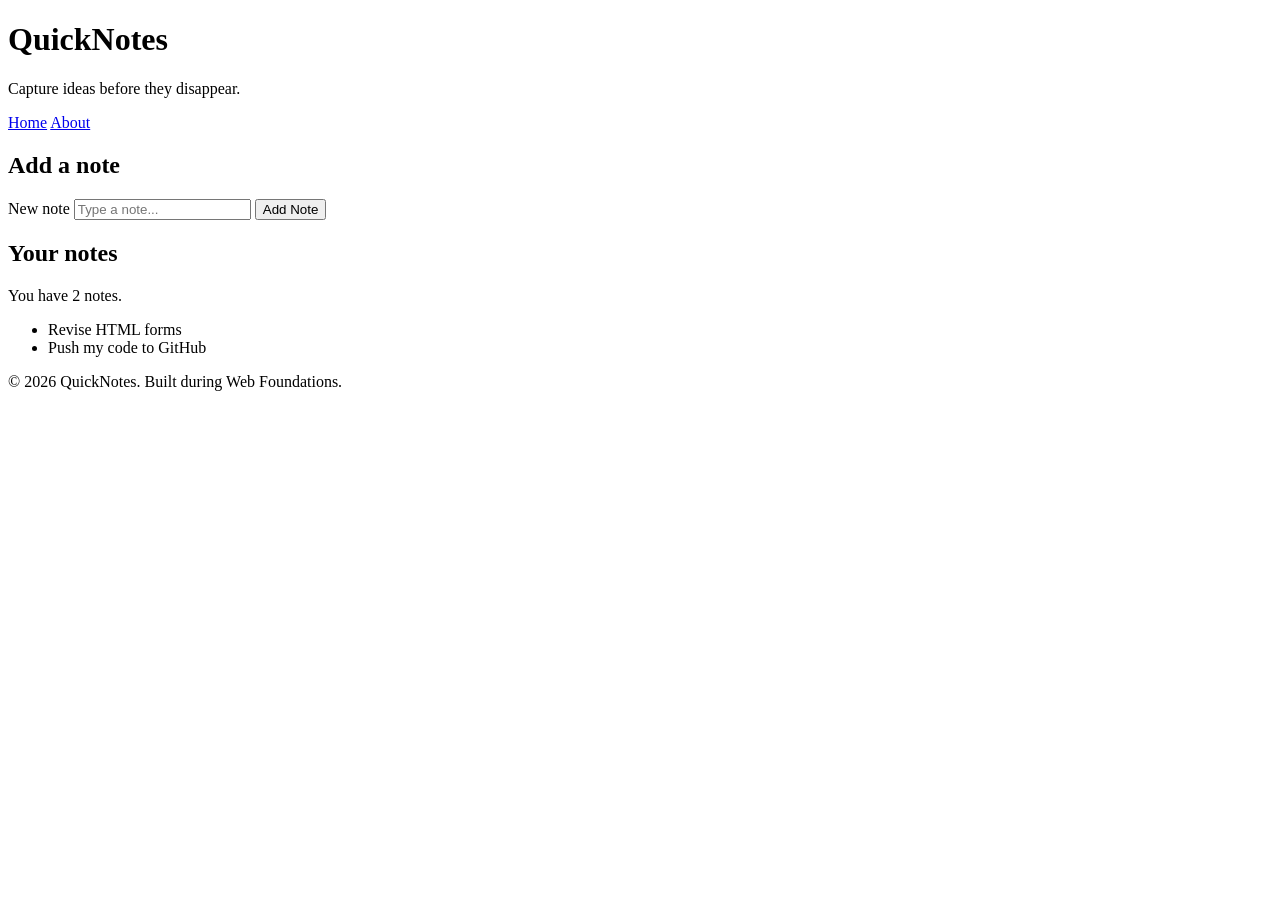
<file: day1/index.html>
<!DOCTYPE html>
<html lang="en">
  <head>
    <meta charset="UTF-8"/>
    <meta name="viewport" content="width=device-width, initial-scale=1.0"/>
    <title>QuickNotes</title>
  </head>
  <body>
    <header>
      <h1>QuickNotes</h1>
      <p>Capture ideas before they disappear.</p>
      <nav>
        <a href="index.html">Home</a>
        <a href="about.html">About</a>
      </nav>
    </header>
 
    <main>
      <section>
        <h2>Add a note</h2>
        <form id="note-form">
          <label for="note-input">New note</label>
          <input type="text" id="note-input" placeholder="Type a note..."/>
          <button type="submit">Add Note</button>
        </form>
      </section>
 
      <section>
        <h2>Your notes</h2>
        <p id="note-count">You have 2 notes.</p>
        <ul id="notes-list">
          <li>Revise HTML forms</li>
          <li>Push my code to GitHub</li>
        </ul>
      </section>
    </main>
 
    <footer>
      <p>&copy; 2026 QuickNotes. Built during Web Foundations.</p>
    </footer>
  </body>
</html>
</file>
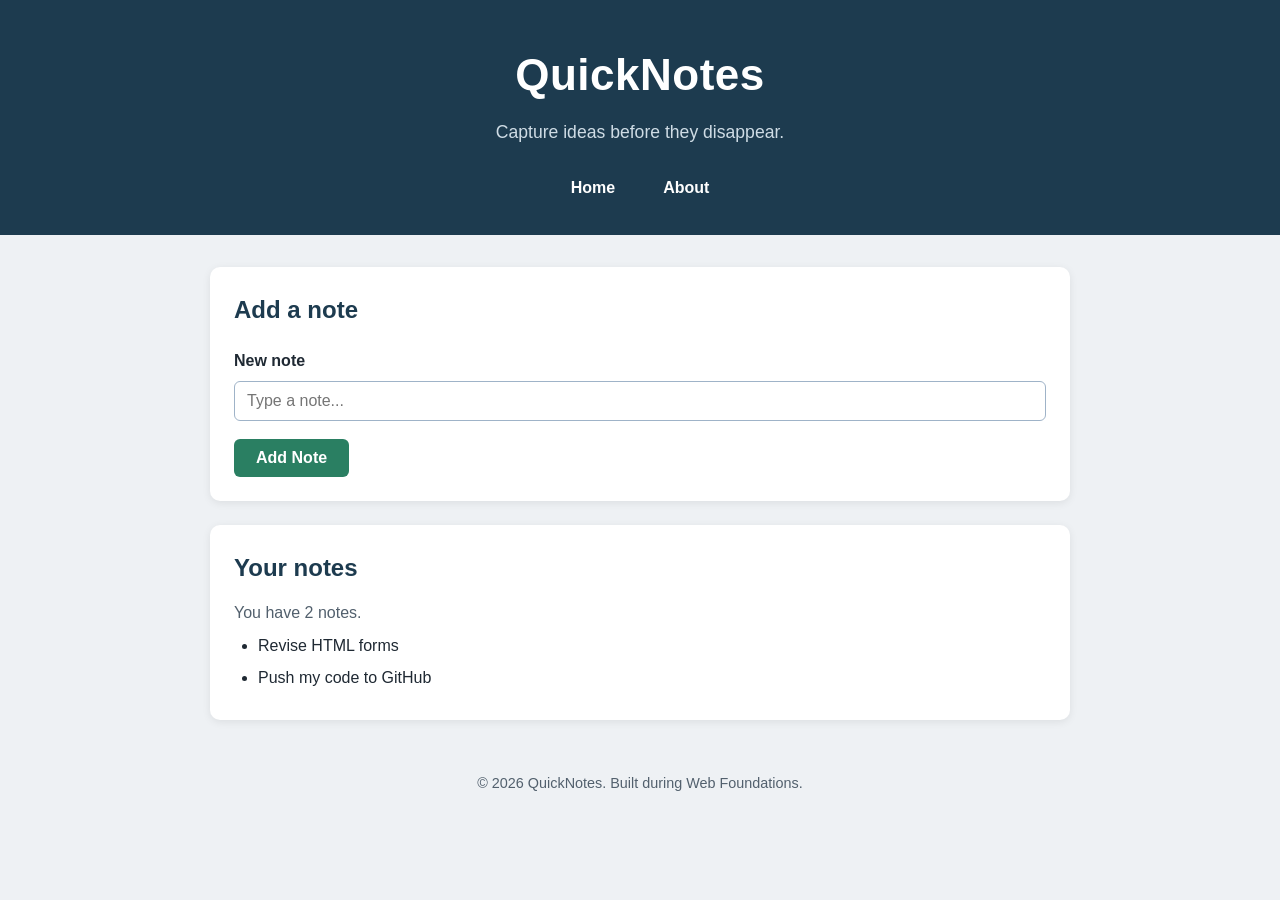
<file: day2/index.html>
<!DOCTYPE html>
<html lang="en">
  <head>
    <meta charset="UTF-8"/>
    <meta name="viewport" content="width=device-width, initial-scale=1.0"/>
    <link rel="stylesheet" href="style.css" />
    <title>QuickNotes</title>
  </head>
  <body>
    <header>
      <h1>QuickNotes</h1>
      <p>Capture ideas before they disappear.</p>
      <nav>
        <a href="index.html">Home</a>
        <a href="about.html">About</a>
      </nav>
    </header>
 
    <main>
      <section>
        <h2>Add a note</h2>
        <form id="note-form">
          <label for="note-input">New note</label>
          <input type="text" id="note-input" placeholder="Type a note..."/>
          <button type="submit">Add Note</button>
        </form>
      </section>
 
      <section>
        <h2>Your notes</h2>
        <p id="note-count">You have 2 notes.</p>
        <ul id="notes-list">
          <li class="note">Revise HTML forms</li>
          <li class="note">Push my code to GitHub</li>
        </ul>
      </section>
    </main>
 
    <footer>
      <p>&copy; 2026 QuickNotes. Built during Web Foundations.</p>
    </footer>
  </body>
</html>
</file>
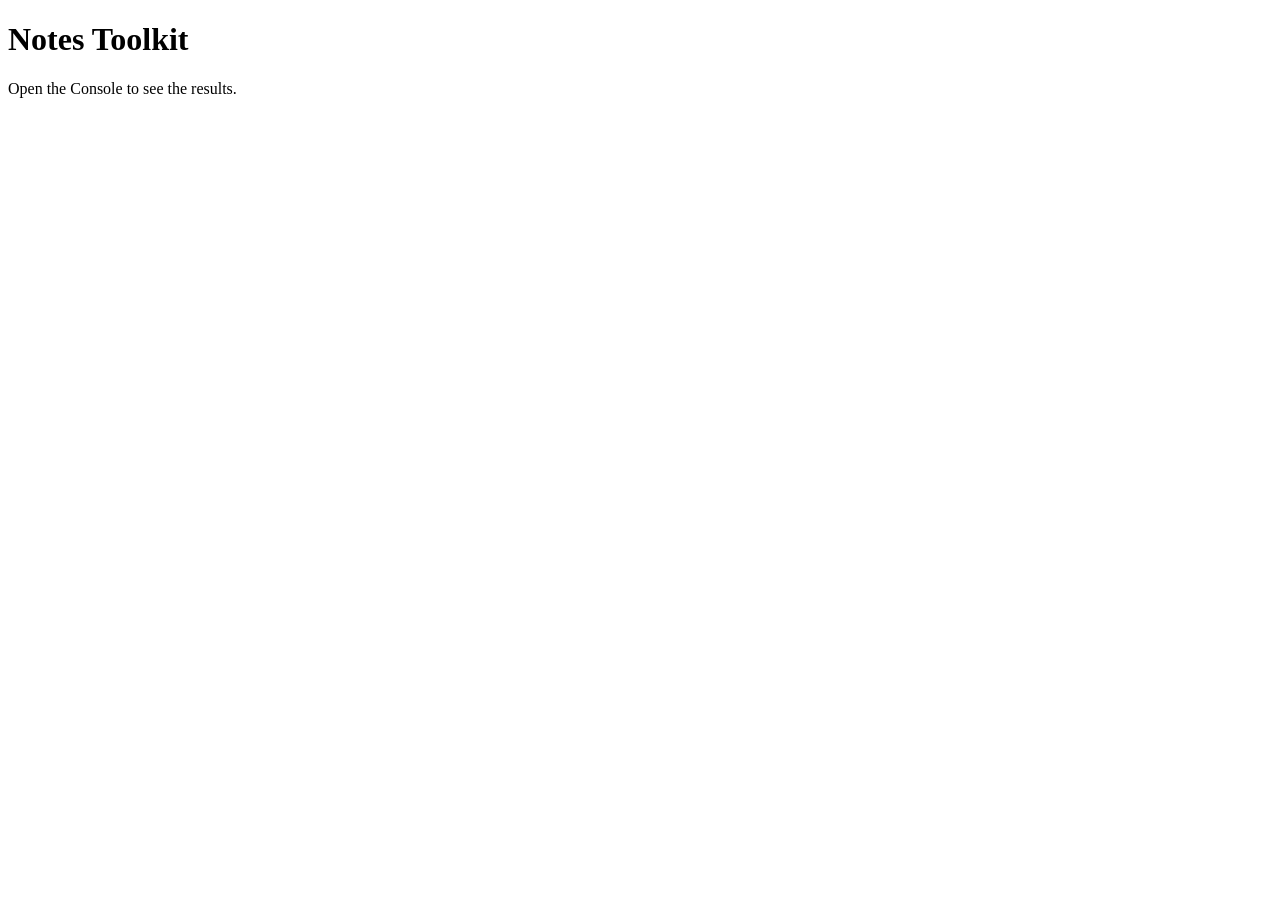
<file: day3/index.html>
<!DOCTYPE html>
<html lang="en">
  <head>
    <meta charset="UTF-8" />
    <meta name="viewport" content="width=device-width, initial-scale=1.0" />
    <title>Notes Toolkit</title>
    <script src="script.js" defer></script>
  </head>
  <body>
    <h1>Notes Toolkit</h1>
    <p>Open the Console to see the results.</p>
  </body>
</html>
</file>
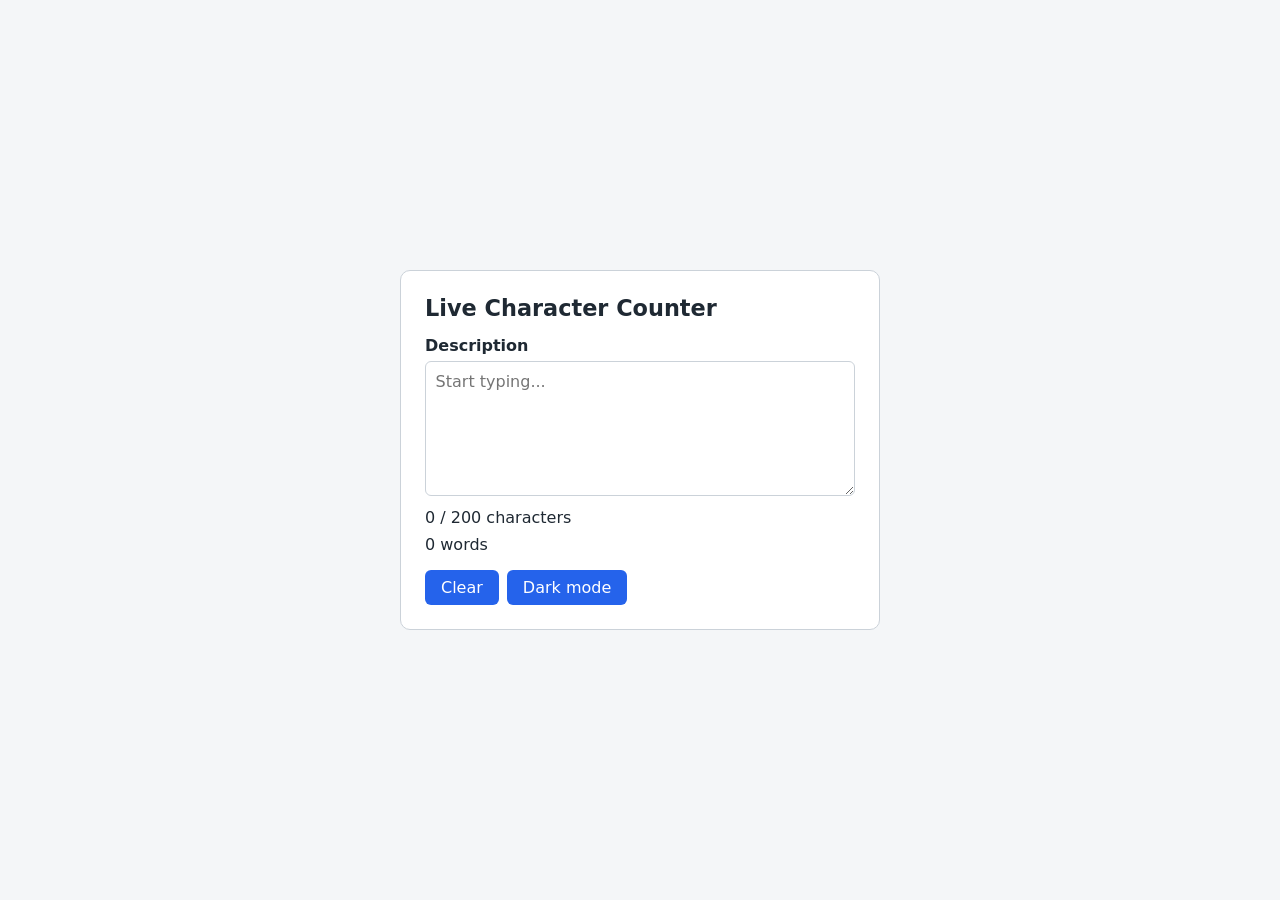
<file: day4/index.html>
<!DOCTYPE html>
<html lang="en">
<head>
  <meta charset="UTF-8">
  <meta name="viewport" content="width=device-width, initial-scale=1">
  <title>Live Character Counter</title>
  <link rel="stylesheet" href="style.css">
  <script src="script.js" defer></script>
</head>
<body>
  <main class="card">
    <h1>Live Character Counter</h1>

    <label for="note-text">Description</label>
    <textarea id="note-text" rows="6" placeholder="Start typing..."></textarea>

    <p id="char-count">0 / 200 characters</p>
    <p id="word-count">0 words</p>

    <div class="buttons">
      <button id="clear-btn" type="button">Clear</button>
      <button id="theme-toggle" type="button">Dark mode</button>
    </div>
  </main>
</body>
</html>
</file>
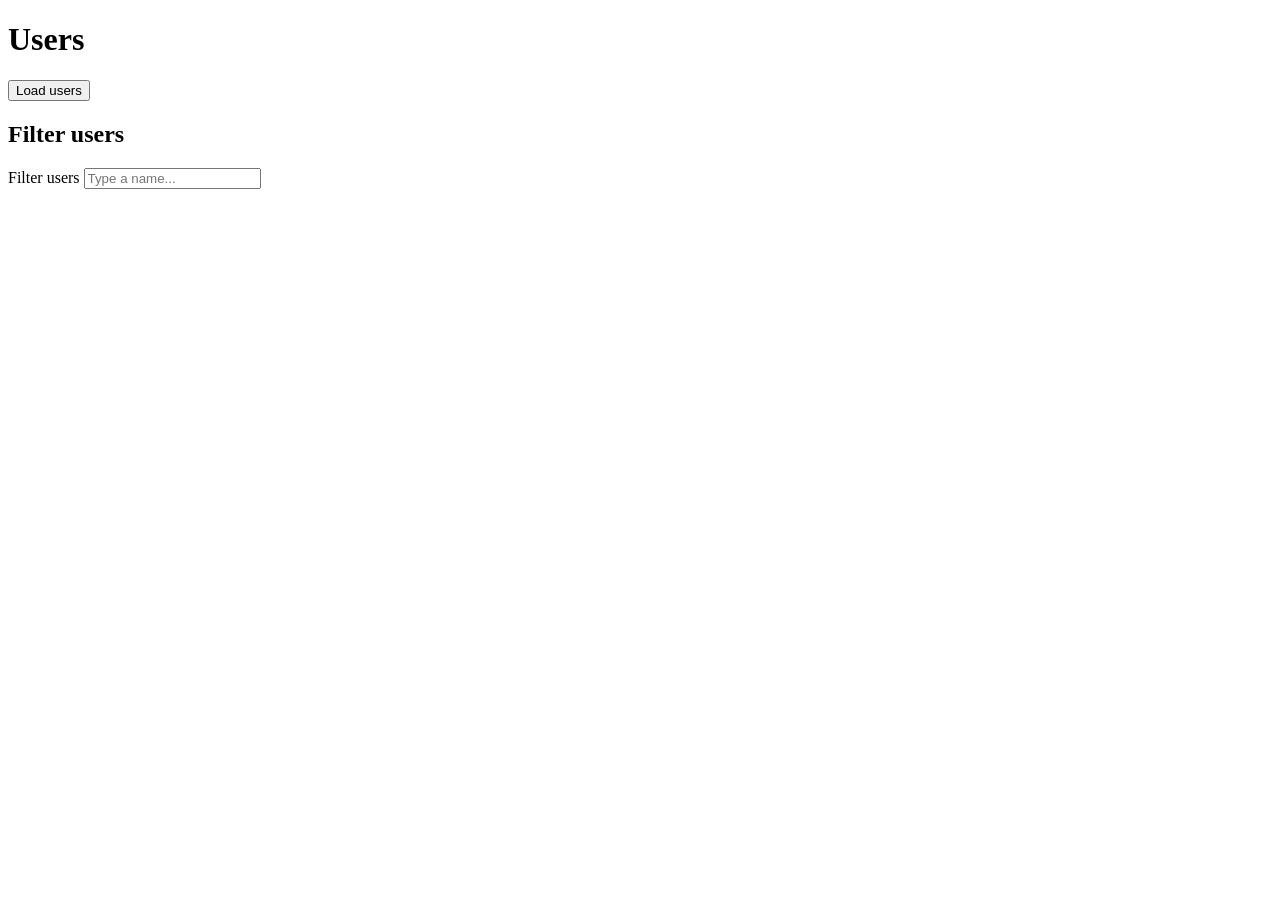
<file: day5/index.html>
<!DOCTYPE html>
<html lang="en">
<head>
  <meta charset="UTF-8">
  <meta name="viewport" content="width=device-width, initial-scale=1.0">
  <title>Users</title>
  <script src="users.js" defer></script>
</head>
<body>
  <h1>Users</h1>

  <button id="load-users">Load users</button>

  <h2>Filter users</h2>
  <label for="filter-input">Filter users</label>
  <input type="text" id="filter-input" placeholder="Type a name...">

  <p id="status"></p>

  
  <ul id="users-list"></ul>
</body>
</html>
</file>
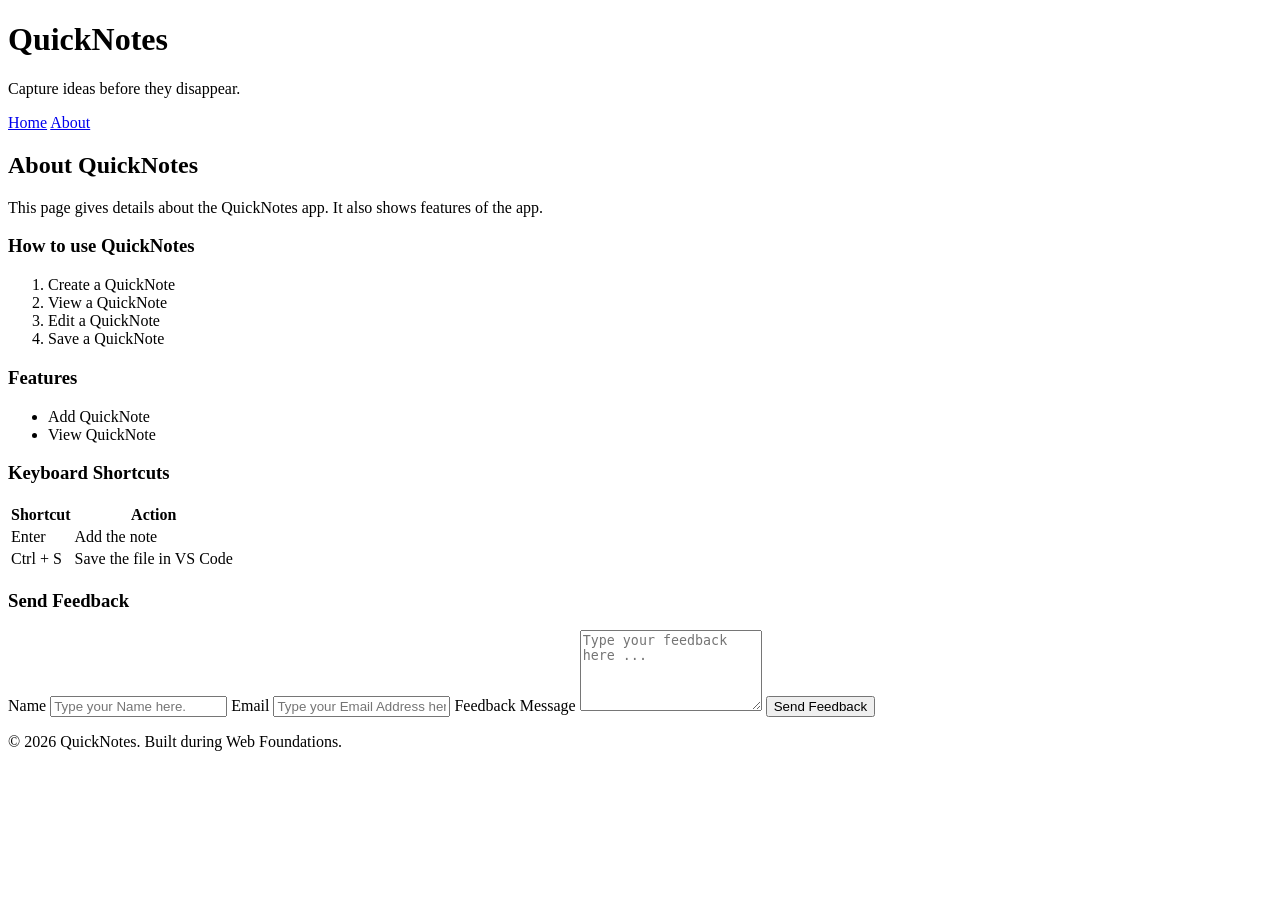
<file: day1/about.html>
<!DOCTYPE html>
<html lang="en">
  <head>
    <meta charset="UTF-8" />
    <meta name="viewport" content="width=device-width, initial-scale=1.0" />
    <title>QuickNotes</title>
  </head>
  <body>
    <header>
      <h1>QuickNotes</h1>
      <p>Capture ideas before they disappear.</p>
      <nav>
        <a href="index.html">Home</a>
        <a href="about.html">About</a>
      </nav>
    </header>
 
    <main>
      <h2>About QuickNotes</h2>
      <p>This page gives details about the QuickNotes app. It also shows features of the app.</p>
      <section>
        <h3>How to use QuickNotes</h3>
            <ol id="usage-quicknote">
                <li>Create a QuickNote</li>
                <li>View a QuickNote</li>
                <li>Edit a QuickNote</li>
                <li>Save a QuickNote</li>
            </ol>
      </section>
 
      <section>
        <h3>Features</h3>
        <ul id="Features-list">
          <li>Add QuickNote</li>
          <li>View QuickNote</li>
        </ul>
      </section>

      <section>
        <h3>Keyboard Shortcuts</h3>
            <table>
                <thead>
                    <tr>
                    <th>Shortcut</th>
                    <th>Action</th>
                    </tr>
                </thead>
                <tbody>
                    <tr>
                    <td>Enter</td>
                    <td>Add the note</td>
                    </tr>
                    <tr>
                    <td>Ctrl + S</td>
                    <td>Save the file in VS Code</td>
                    </tr>
                </tbody>
                </table>
      </section>

      <section>
        <h3>Send Feedback</h3>
        <form id="feedback-form">
            <label for="feedback-name">Name</label>
            <input
                type="text"
                id="feedback-name"
                name="name"
                placeholder="Type your Name here."
                required
            />

            <label for="feedback-email">Email</label>
            <input
                type="email"
                id="feedback-email"
                name="email"
                placeholder="Type your Email Address here."
                required
            />

            <label for="feedback-message">Feedback Message</label>
            <textarea name="feedback-message" rows="5" id="feedback-message" placeholder="Type your feedback here ..." required></textarea>
            <button type="submit">Send Feedback</button>
        </form>
      </section>
    </main>
 
    <footer>
      <p>&copy; 2026 QuickNotes. Built during Web Foundations.</p>
    </footer>
  </body>
</html>
</file>
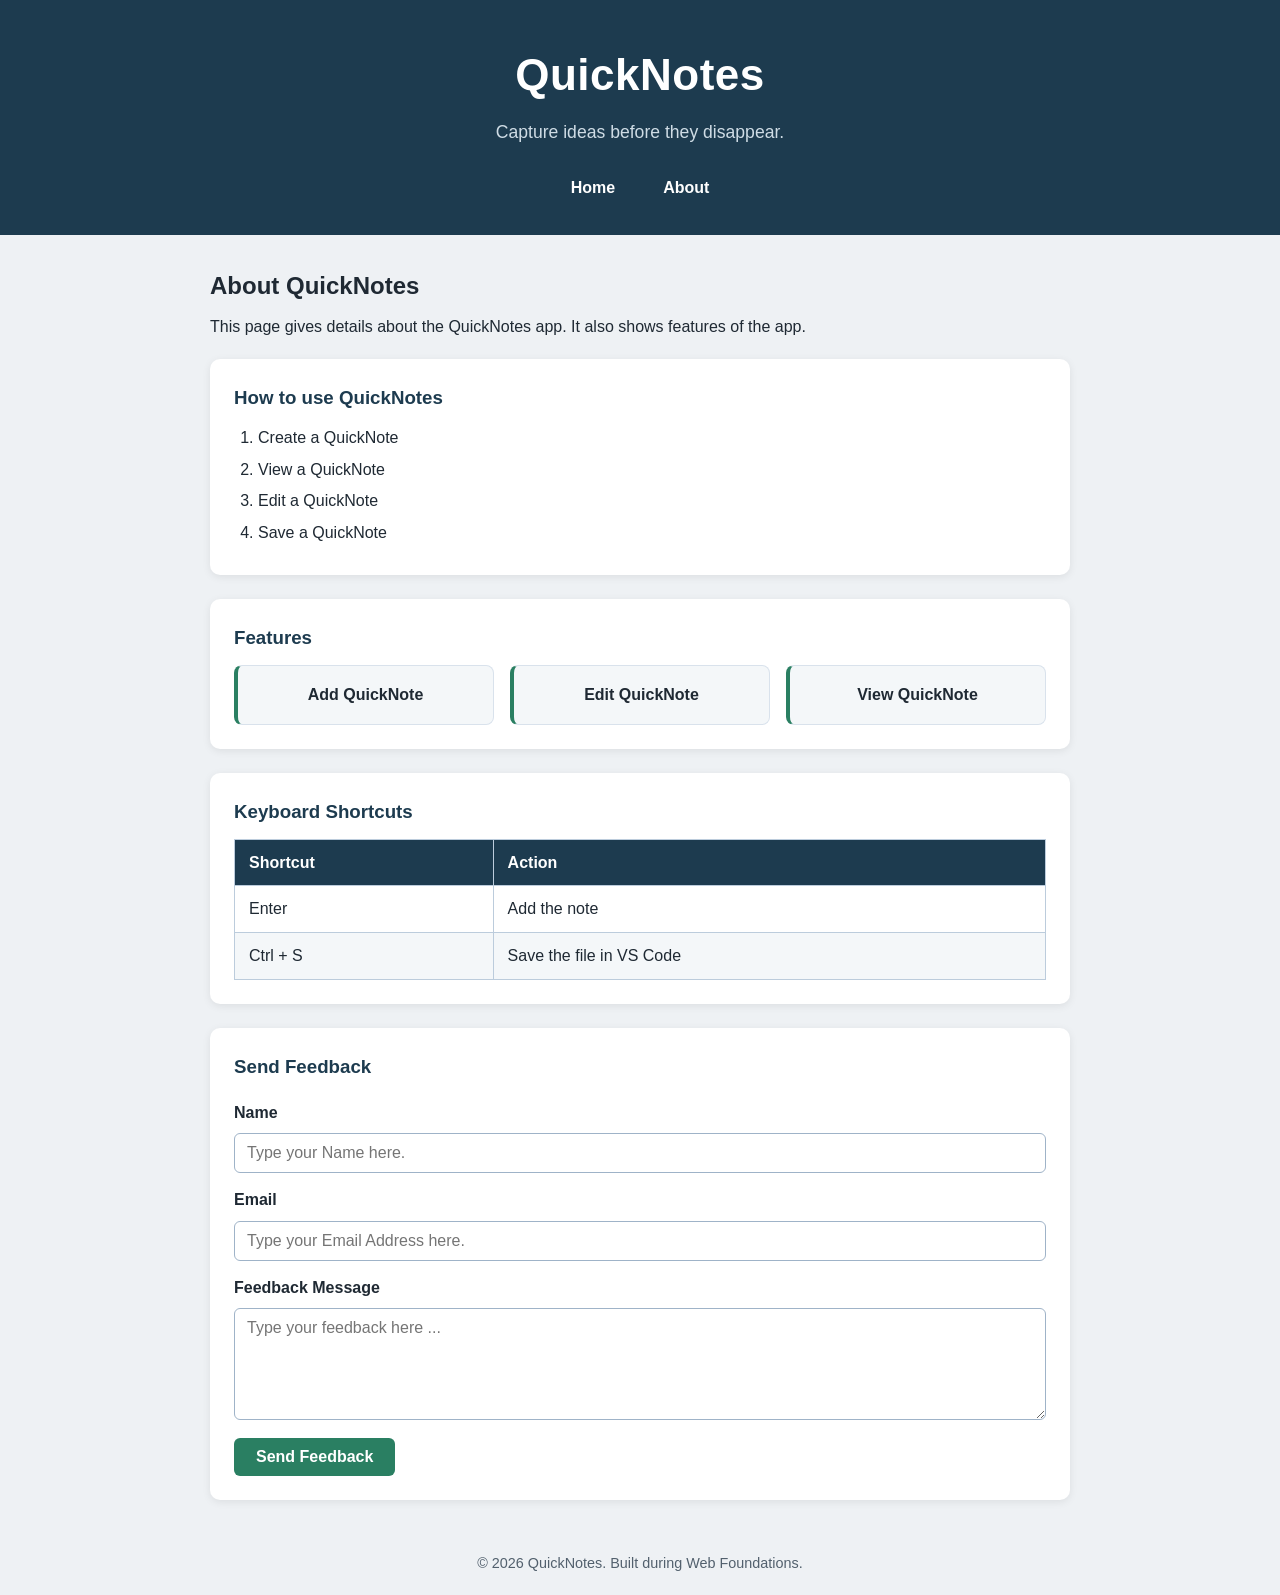
<file: day2/about.html>
<!DOCTYPE html>
<html lang="en">
  <head>
    <meta charset="UTF-8" />
    <meta name="viewport" content="width=device-width, initial-scale=1.0" />
    <link rel="stylesheet" href="style.css" />
    <title>QuickNotes</title>
  </head>
  <body>
    <header>
      <h1>QuickNotes</h1>
      <p>Capture ideas before they disappear.</p>
      <nav>
        <a href="index.html">Home</a>
        <a href="about.html">About</a>
      </nav>
    </header>
 
    <main>
      <h2>About QuickNotes</h2>
      <p>This page gives details about the QuickNotes app. It also shows features of the app.</p>
      <section>
        <h3>How to use QuickNotes</h3>
            <ol id="usage-quicknote">
                <li class="note">Create a QuickNote</li>
                <li class="note">View a QuickNote</li>
                <li class="note">Edit a QuickNote</li>
                <li class="note">Save a QuickNote</li>
            </ol>
      </section>
 
      <section>
        <h3>Features</h3>
        <ul id="Features-list"  class="features" >
          <li class="note">Add QuickNote</li>
          <li class="note"> Edit QuickNote </li>
          <li class="note">View QuickNote</li>
        </ul>
      </section>

      <section>
        <h3>Keyboard Shortcuts</h3>
            <table>
                <thead>
                    <tr>
                    <th>Shortcut</th>
                    <th>Action</th>
                    </tr>
                </thead>
                <tbody>
                    <tr>
                    <td>Enter</td>
                    <td>Add the note</td>
                    </tr>
                    <tr>
                    <td>Ctrl + S</td>
                    <td>Save the file in VS Code</td>
                    </tr>
                </tbody>
                </table>
      </section>

      <section>
        <h3>Send Feedback</h3>
        <form id="feedback-form">
            <label for="feedback-name">Name</label>
            <input
                type="text"
                id="feedback-name"
                name="name"
                placeholder="Type your Name here."
                required
            />

            <label for="feedback-email">Email</label>
            <input
                type="email"
                id="feedback-email"
                name="email"
                placeholder="Type your Email Address here."
                required
            />

            <label for="feedback-message">Feedback Message</label>
            <textarea name="feedback-message" rows="5" id="feedback-message" placeholder="Type your feedback here ..." required></textarea>
            <button type="submit">Send Feedback</button>
        </form>
      </section>
    </main>
 
    <footer>
      <p>&copy; 2026 QuickNotes. Built during Web Foundations.</p>
    </footer>
  </body>
</html>
</file>
<file: day2/style.css>
/* ---------- Theme: custom properties ---------- */
:root {
  /* Colors */
  --color-primary: #1d3b4f;        /* header, headings, table head */
  --color-primary-light: #cfdce5;  /* tagline text on primary */
  --color-accent: #2a7f62;         /* buttons, focus, feature cards */
  --color-accent-dark: #1e5f49;    /* button hover */
  --color-highlight: #f2b84b;      /* nav hover underline */
  --color-bg: #eef1f4;             /* page background */
  --color-surface: #ffffff;        /* cards and inputs */
  --color-surface-alt: #f4f7f9;    /* zebra rows, feature cards */
  --color-text: #1f2933;
  --color-text-muted: #52606d;
  --color-border: #bcccdc;
  --color-border-light: #d9e2ec;
  --color-input-border: #9fb3c8;
  --color-on-primary: #ffffff;

  /* Spacing scale */
  --space-xs: 8px;
  --space-sm: 12px;
  --space-md: 16px;
  --space-lg: 24px;
  --space-xl: 32px;
  --space-2xl: 40px;

  /* Shape and layout */
  --radius-sm: 6px;
  --radius-md: 8px;
  --radius-lg: 10px;
  --content-width: 900px;
  --transition: 0.3s ease;
}

/* ---------- 1. Reset and base styles ---------- */
* {
  box-sizing: border-box;
  margin: 0;
  padding: 0;
}

body {
  font-family: "Segoe UI", Tahoma, Geneva, Verdana, sans-serif;
  font-size: 1rem;
  line-height: 1.6;
  color: var(--color-text);
  background-color: var(--color-bg);
}

/* ---------- 2. Header ---------- */
header {
  background-color: var(--color-primary);
  color: var(--color-on-primary);
  text-align: center;
  padding: var(--space-2xl) 20px var(--space-lg);
}

header h1 {
  font-size: 2.75rem;
  letter-spacing: 0.5px;
  margin-bottom: var(--space-xs);
}

header p {
  font-size: 1.1rem;
  color: var(--color-primary-light);
  margin-bottom: 20px;
}

/* ---------- 3. Navigation (Flexbox) ---------- */
nav {
  display: flex;
  justify-content: center;
  align-items: center;
  gap: var(--space-md);
}

nav a {
  color: var(--color-on-primary);
  text-decoration: none;
  font-weight: 600;
  padding: var(--space-xs) var(--space-md);
  border-bottom: 3px solid transparent;
  border-radius: 4px;
  transition: background-color var(--transition), border-color var(--transition);
}

nav a:hover,
nav a:focus-visible {
  background-color: rgba(255, 255, 255, 0.15);
  border-bottom-color: var(--color-highlight);
}

/* ---------- 4. Main and section cards ---------- */
main {
  max-width: var(--content-width);
  margin: var(--space-xl) auto;
  padding: 0 20px;
}

main > h2 {
  margin-bottom: var(--space-xs);
}

main > p {
  margin-bottom: 20px;
}

section {
  background-color: var(--color-surface);
  border-radius: var(--radius-lg);
  padding: var(--space-lg);
  margin-bottom: var(--space-lg);
  box-shadow: 0 2px 8px rgba(0, 0, 0, 0.08);
}

section h2,
section h3 {
  color: var(--color-primary);
  margin-bottom: var(--space-sm);
}

section ul,
section ol {
  padding-left: var(--space-lg);
}

section li {
  margin-bottom: 6px;
}

#note-count {
  margin-bottom: var(--space-xs);
  color: var(--color-text-muted);
}

/* ---------- 5. Features list as a grid of cards ---------- */
.features {
  display: grid;
  grid-template-columns: repeat(auto-fit, minmax(180px, 1fr));
  gap: var(--space-md);
  list-style: none;
  padding-left: 0;
}

.features li {
  background-color: var(--color-surface-alt);
  border: 1px solid var(--color-border-light);
  border-left: 4px solid var(--color-accent);
  border-radius: var(--radius-md);
  padding: var(--space-md);
  margin-bottom: 0;
  text-align: center;
  font-weight: 600;
}

/* ---------- 6. Table ---------- */
table {
  width: 100%;
  border-collapse: collapse;
}

th,
td {
  border: 1px solid var(--color-border);
  padding: 10px 14px;
  text-align: left;
}

thead th {
  background-color: var(--color-primary);
  color: var(--color-on-primary);
}

tbody tr:nth-child(even) {
  background-color: var(--color-surface-alt);
}

/* ---------- 6. Forms (fields stacked, full width) ---------- */
form {
  display: flex;
  flex-direction: column;
  gap: var(--space-xs);
}

label {
  font-weight: 600;
  margin-top: 6px;
}

input,
textarea {
  width: 100%;
  padding: 10px var(--space-sm);
  font-family: inherit;
  font-size: 1rem;
  border: 1px solid var(--color-input-border);
  border-radius: var(--radius-sm);
  background-color: var(--color-surface);
  transition: border-color var(--transition), box-shadow var(--transition);
}

textarea {
  resize: vertical;
}

input:focus,
textarea:focus {
  outline: none;
  border-color: var(--color-accent);
  box-shadow: 0 0 0 3px rgba(42, 127, 98, 0.25);
}

/* ---------- 7. Buttons with hover and transition ---------- */
button {
  align-self: flex-start;
  margin-top: 10px;
  padding: 10px 22px;
  font-family: inherit;
  font-size: 1rem;
  font-weight: 600;
  color: var(--color-on-primary);
  background-color: var(--color-accent);
  border: none;
  border-radius: var(--radius-sm);
  cursor: pointer;
  transition: background-color var(--transition), transform 0.2s ease;
}

button:hover,
button:focus-visible {
  background-color: var(--color-accent-dark);
  transform: translateY(-2px);
}

button:active {
  transform: translateY(0);
}

/* ---------- Footer ---------- */
footer {
  text-align: center;
  padding: 20px;
  color: var(--color-text-muted);
  font-size: 0.9rem;
}

/* ---------- 8. Small screens ---------- */
@media (max-width: 600px) {
  :root {
    /* Tighter spacing on phones: every rule using these updates automatically */
    --space-lg: 16px;
    --space-2xl: 20px;
    --space-xl: 20px;
  }

  header {
    padding: var(--space-2xl) var(--space-sm) 14px;
  }

  header h1 {
    font-size: 1.75rem;
  }

  header p {
    font-size: 0.95rem;
    margin-bottom: var(--space-sm);
  }

  main {
    padding: 0 var(--space-sm);
  }

  th,
  td {
    padding: var(--space-xs);
  }

  button {
    align-self: stretch;
  }
}
</file>
<file: day4/style.css>
:root {
  --bg: #f4f6f8;
  --card-bg: #ffffff;
  --text: #1f2933;
  --border: #cbd2d9;
  --accent: #2563eb;
  --accent-text: #ffffff;
  --warning: orange;
  --over: red;
}

body.dark {
  --bg: #121212;
  --card-bg: #1e1e1e;
  --text: #e4e7eb;
  --border: #444b55;
  --accent: #60a5fa;
  --accent-text: #0b1220;
  --warning: #ffb347;
  --over: #ff6b6b;
}

* { box-sizing: border-box; }

body {
  margin: 0;
  min-height: 100vh;
  display: flex;
  align-items: center;
  justify-content: center;
  font-family: system-ui, sans-serif;
  background: var(--bg);
  color: var(--text);
  transition: background 0.2s, color 0.2s;
}

.card {
  width: 100%;
  max-width: 480px;
  margin: 1rem;
  padding: 1.5rem;
  background: var(--card-bg);
  border: 1px solid var(--border);
  border-radius: 10px;
}

h1 { margin-top: 0; font-size: 1.4rem; }

label { display: block; margin-bottom: 0.4rem; font-weight: 600; }

textarea {
  width: 100%;
  padding: 0.6rem;
  font: inherit;
  color: var(--text);
  background: var(--card-bg);
  border: 1px solid var(--border);
  border-radius: 6px;
  resize: vertical;
}

p { margin: 0.5rem 0; }

.buttons { display: flex; gap: 0.5rem; margin-top: 1rem; }

button {
  padding: 0.5rem 1rem;
  font: inherit;
  cursor: pointer;
  color: var(--accent-text);
  background: var(--accent);
  border: none;
  border-radius: 6px;
}

.warning { color: var(--warning); }
.over { color: var(--over); font-weight: bold; }
</file>
